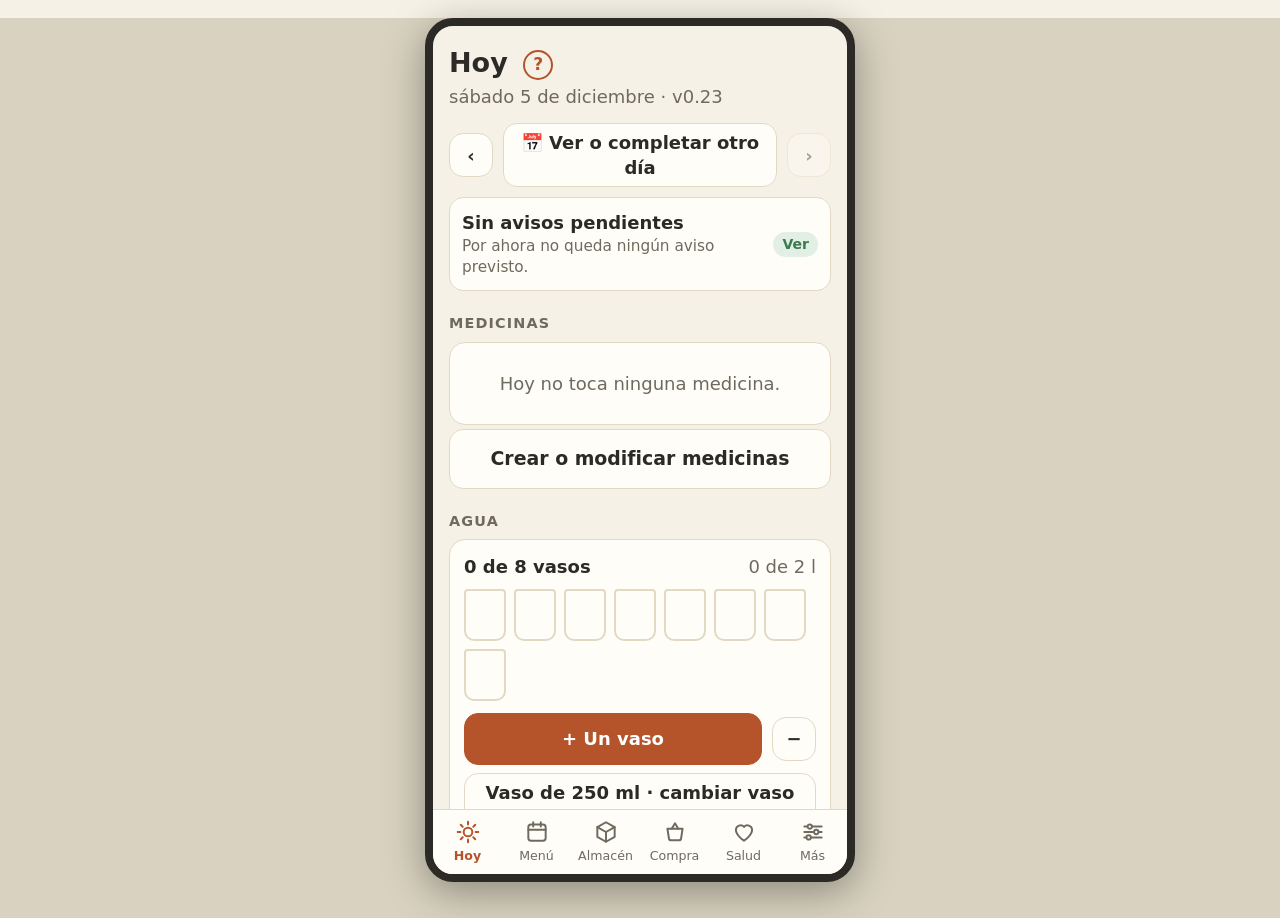
<file: index.html>
<!doctype html>
<html lang="es">
<head>
<meta charset="utf-8">
<meta name="viewport" content="width=device-width, initial-scale=1, viewport-fit=cover">
<title>Mi dieta</title>
<link rel="manifest" href="manifest.webmanifest">
<meta name="theme-color" content="#f6f1e6">
<link rel="icon" href="icons/icon-192.png">
<link rel="apple-touch-icon" href="icons/icon-192.png">
<link rel="stylesheet" href="css/app.css?v=0.23">
<!-- Versionado: al cambiar V se obliga al navegador a recargar todos los módulos (evita ver una versión vieja). -->
<script type="importmap">{"imports": {
    "./js/store.js": "./js/store.js?v=0.23",
    "./js/util.js": "./js/util.js?v=0.23",
    "./js/semilla.js": "./js/semilla.js?v=0.23",
    "./js/producto.js": "./js/producto.js?v=0.23",
    "./js/medicinas.js": "./js/medicinas.js?v=0.23",
    "./js/escaner.js": "./js/escaner.js?v=0.23",
    "./js/ui.js": "./js/ui.js?v=0.23",
    "./js/vistas/comidas.js": "./js/vistas/comidas.js?v=0.23",
    "./js/generador.js": "./js/generador.js?v=0.23",
    "./js/nutri_generica.js": "./js/nutri_generica.js?v=0.23",
    "./js/recetas_semilla.js": "./js/recetas_semilla.js?v=0.23",
    "./js/vistas/recetas.js": "./js/vistas/recetas.js?v=0.23",
    "./js/ics.js": "./js/ics.js?v=0.23",
    "./js/ia.js": "./js/ia.js?v=0.23",
    "./js/avisos.js": "./js/avisos.js?v=0.23",
    "./js/ayuda.js": "./js/ayuda.js?v=0.23",
    "./js/gasto.js": "./js/gasto.js?v=0.23",
    "./js/origen.js": "./js/origen.js?v=0.23",
    "./js/recetas_ia.js": "./js/recetas_ia.js?v=0.23",
    "./js/ranking.js": "./js/ranking.js?v=0.23",
    "./js/criterios.js": "./js/criterios.js?v=0.23",
    "./js/json_ia.js": "./js/json_ia.js?v=0.23",
    "./js/ayuda_hojas.js": "./js/ayuda_hojas.js?v=0.23",
    "./js/elegir_receta.js": "./js/elegir_receta.js?v=0.23",
    "./js/vistas/plan.js": "./js/vistas/plan.js?v=0.23",
    "./js/vistas/ejercicio.js": "./js/vistas/ejercicio.js?v=0.23",
    "./js/vistas/hoy.js": "./js/vistas/hoy.js?v=0.23",
    "./js/vistas/menu.js": "./js/vistas/menu.js?v=0.23",
    "./js/vistas/nevera.js": "./js/vistas/nevera.js?v=0.23",
    "./js/catalogo_semilla.js": "./js/catalogo_semilla.js?v=0.23",
    "./js/vistas/catalogo.js": "./js/vistas/catalogo.js?v=0.23",
    "./js/vistas/medicinas.js": "./js/vistas/medicinas.js?v=0.23",
    "./js/salud_semilla.js": "./js/salud_semilla.js?v=0.23",
    "./js/vistas/salud.js": "./js/vistas/salud.js?v=0.23",
    "./js/compra_semilla.js": "./js/compra_semilla.js?v=0.23",
    "./js/vistas/compra.js": "./js/vistas/compra.js?v=0.23",
    "./js/vistas/avisos.js": "./js/vistas/avisos.js?v=0.23",
    "./js/vistas/mas.js": "./js/vistas/mas.js?v=0.23"
}}</script>
</head>
<body data-version="0.23">
<div id="telefono">
  <main id="vista" aria-live="polite"></main>
  <nav id="tabs" aria-label="Secciones"></nav>
  <div id="hoja" hidden></div>
  <div id="aviso" role="status" hidden></div>
</div>
<script type="module" src="js/main.js?v=0.23"></script>
</body>
</html>
</file>
<file: css/app.css>
/* Tema crema de día y oscuro; letra grande y ajustable (acordado con Gabriel). */
:root {
  --bg: #f6f1e6; --card: #fffdf8; --ink: #2b2a26; --muted: #6f6a5e; --line: #e2d9c5;
  --accent: #b5532a; --accent-ink: #fff; --ok: #3d7a4f; --ok-soft: #e1efe4;
  --warn: #a8700a; --warn-soft: #f8ecd0; --bad: #b3261e; --bad-soft: #f8dedb;
  --base: 18px;
  color-scheme: light;
}
@media (prefers-color-scheme: dark) {
  :root:not([data-tema="claro"]) {
    --bg: #171613; --card: #211f1b; --ink: #ece7da; --muted: #a39d8d; --line: #37342c;
    --accent: #e07a4a; --accent-ink: #1a1308; --ok: #7fc593; --ok-soft: #1f3326;
    --warn: #e2b04a; --warn-soft: #3a2f14; --bad: #f08a80; --bad-soft: #3d1f1c; color-scheme: dark;
  }
}
:root[data-tema="oscuro"] {
  --bg: #171613; --card: #211f1b; --ink: #ece7da; --muted: #a39d8d; --line: #37342c;
  --accent: #e07a4a; --accent-ink: #1a1308; --ok: #7fc593; --ok-soft: #1f3326;
  --warn: #e2b04a; --warn-soft: #3a2f14; --bad: #f08a80; --bad-soft: #3d1f1c; color-scheme: dark;
}
:root[data-fuente="grande"] { --base: 20px; }
:root[data-fuente="enorme"] { --base: 23px; }

* { box-sizing: border-box; }
html, body { margin: 0; height: 100%; background: var(--bg); color: var(--ink);
  font: var(--base)/1.4 system-ui, -apple-system, "Segoe UI", Roboto, sans-serif; }
button, input, select, textarea { font: inherit; color: inherit; }
button { cursor: pointer; }
:focus-visible { outline: 3px solid var(--accent); outline-offset: 2px; }

/* En pantalla ancha (portátil) se ve como un móvil centrado. */
#telefono { position: relative; display: flex; flex-direction: column; height: 100dvh; max-width: 430px; margin: 0 auto;
  background: var(--bg); overflow: hidden; }
@media (min-width: 700px) {
  body { background: #d9d2c0; }
  @media (prefers-color-scheme: dark) { :root:not([data-tema="claro"]) body { background: #0c0b09; } }
  :root[data-tema="oscuro"] body { background: #0c0b09; }
  #telefono { height: min(900px, 96dvh); margin-top: 2dvh; border-radius: 28px; border: 8px solid #2b2a26;
    box-shadow: 0 10px 40px rgba(0,0,0,.35); }
}

#vista { flex: 1; overflow-y: auto; padding: 18px 16px 24px; padding-top: max(18px, env(safe-area-inset-top)); }
h1 { font-size: 1.5rem; margin: 0 0 2px; font-weight: 700; }
h2 { font-size: .8rem; text-transform: uppercase; letter-spacing: .08em; color: var(--muted); margin: 22px 0 8px; font-weight: 700; }
.sub { color: var(--muted); margin: 0 0 14px; }

.card { background: var(--card); border: 1px solid var(--line); border-radius: 16px; padding: 14px; margin-bottom: 12px; }
.fila { display: flex; align-items: center; gap: 10px; }
.fila.sep { justify-content: space-between; }
.grow { flex: 1; min-width: 0; }

.btn { min-height: 52px; padding: 10px 16px; border-radius: 14px; border: 1px solid var(--line); background: var(--card); font-weight: 600; }
.btn.main { background: var(--accent); color: var(--accent-ink); border-color: var(--accent); }
.btn.ok { background: var(--ok); color: var(--accent-ink); border-color: var(--ok); }
.btn.peligro { color: var(--bad); border-color: var(--bad); }
.btn.grande { width: 100%; min-height: 60px; font-size: 1.05rem; }
.btn.mini { min-height: 44px; min-width: 44px; padding: 6px 12px; }

.chip { display: inline-block; font-size: .78rem; font-weight: 700; padding: 3px 9px; border-radius: 999px; background: var(--line); color: var(--ink); }
.chip.warn { background: var(--warn-soft); color: var(--warn); }
.chip.bad { background: var(--bad-soft); color: var(--bad); }
.chip.ok { background: var(--ok-soft); color: var(--ok); }

.vasos { display: flex; flex-wrap: wrap; gap: 8px; margin: 10px 0 12px; }
.vaso { width: 31px; height: 42px; border: 2px solid var(--line); border-radius: 4px 4px 10px 10px; background: transparent; padding: 0; }
.vaso.lleno { background: #6fb4d6; border-color: #3f8fb8; }

.item { display: flex; align-items: center; gap: 10px; width: 100%; text-align: left; background: var(--card);
  border: 1px solid var(--line); border-radius: 14px; padding: 12px; margin-bottom: 8px; }
.item .nom { font-weight: 650; overflow-wrap: anywhere; }
.item .det { color: var(--muted); font-size: .85rem; }
.item.alerta { border-color: var(--warn); }
.item.caducado { border-color: var(--bad); }

.filtros { display: flex; gap: 8px; flex-wrap: wrap; margin: 6px 0 12px; }
.filtro { min-height: 44px; padding: 6px 14px; border-radius: 999px; border: 1px solid var(--line); background: transparent; color: var(--muted); }
.filtro[aria-pressed="true"] { background: var(--accent); color: var(--accent-ink); border-color: var(--accent); }

#tabs { display: flex; border-top: 1px solid var(--line); background: var(--card); padding-bottom: env(safe-area-inset-bottom); }
#tabs button { flex: 1; min-width: 0; min-height: 64px; background: none; border: 0; color: var(--muted); font-size: .7rem; display: flex; flex-direction: column;
  align-items: center; justify-content: center; gap: 2px; }
#tabs button .ico { font-size: 1.4rem; line-height: 1; }
#tabs button[aria-current="page"] { color: var(--accent); font-weight: 700; }


#hoja { position: absolute; inset: 0; background: rgba(0,0,0,.45); display: flex; align-items: flex-end; z-index: 10; }
#hoja[hidden] { display: none; }
#hoja .panel { width: 100%; max-height: 92%; overflow-y: auto; background: var(--bg); border-radius: 22px 22px 0 0; padding: 18px 16px 22px; }
.campo { display: block; margin-bottom: 12px; }
.campo span { display: block; font-size: .8rem; color: var(--muted); font-weight: 700; margin-bottom: 4px; }
.campo input, .campo select, .campo textarea { width: 100%; min-height: 50px; padding: 8px 12px; border-radius: 12px; border: 1px solid var(--line); background: var(--card); }
.dos { display: grid; grid-template-columns: 1fr 1fr; gap: 10px; }

#aviso { position: absolute; left: 12px; right: 12px; bottom: 80px; background: var(--ink); color: var(--bg); padding: 12px 16px; border-radius: 12px; z-index: 20; text-align: center; }
#aviso[hidden] { display: none; }
.vacio { color: var(--muted); text-align: center; padding: 28px 8px; }
.nota-pie { color: var(--muted); font-size: .8rem; margin-top: 16px; }

.ayuda-btn { width: 30px; height: 30px; border-radius: 50%; border: 2px solid var(--accent); background: transparent; color: var(--accent); font-weight: 700; font-size: .95rem; vertical-align: middle; margin-left: 6px; padding: 0; line-height: 1; }
#hoja .panel h2 { margin-top: 14px; }

#hoja .cerrar-hoja { float: right; width: 44px; height: 44px; margin: -8px -6px 4px 8px; border-radius: 50%; border: 1px solid var(--line); background: var(--card); color: inherit; font-size: 1.05rem; cursor: pointer; }
.volver { align-self: flex-start; }

/* Unificación: pilas de botones, aviso con «Deshacer», áreas táctiles de al menos 44 px */
.pila { display: flex; flex-direction: column; gap: 8px; }
.pila .btn { width: 100%; }
#aviso .btn.mini { min-height: 36px; min-width: 0; margin-left: 8px; padding: 4px 12px; background: var(--bg); color: var(--ink); }
.vaso { width: 42px; height: 52px; }
.ayuda-btn { position: relative; }
.ayuda-caja { background: var(--card); border: 1px solid var(--line); border-left: 4px solid var(--accent); border-radius: 12px; padding: 10px 12px; margin: 8px 0 14px; font-size: .92rem; line-height: 1.4; }
.ayuda-btn::after { content: ''; position: absolute; inset: -8px; }
#tabs button .ico svg { display: block; }
#tabs button .ico { height: 26px; }

/* Pantallas secundarias (Recetario, Avisos, Medicinas, Catálogo): se cierran con la misma ✕ redonda que las ventanas */
.cab-cerrar { display: flex; justify-content: flex-end; margin: -6px 0 4px; }
.cab-cerrar .cerrar-hoja { width: 44px; height: 44px; border-radius: 50%; border: 1px solid var(--line); background: var(--card); color: inherit; font-size: 1.05rem; cursor: pointer; }

/* Homogeneidad (02-11-2026): casillas del color de la app y sin estrecharse, y botones «+ Añadir» de cabecera siempre en una línea */
input[type=checkbox], input[type=radio] { accent-color: var(--accent); flex: 0 0 auto; }
.fila.sep .btn.main { white-space: nowrap; flex: 0 0 auto; }
.fila.sep > div { min-width: 0; }
</file>
